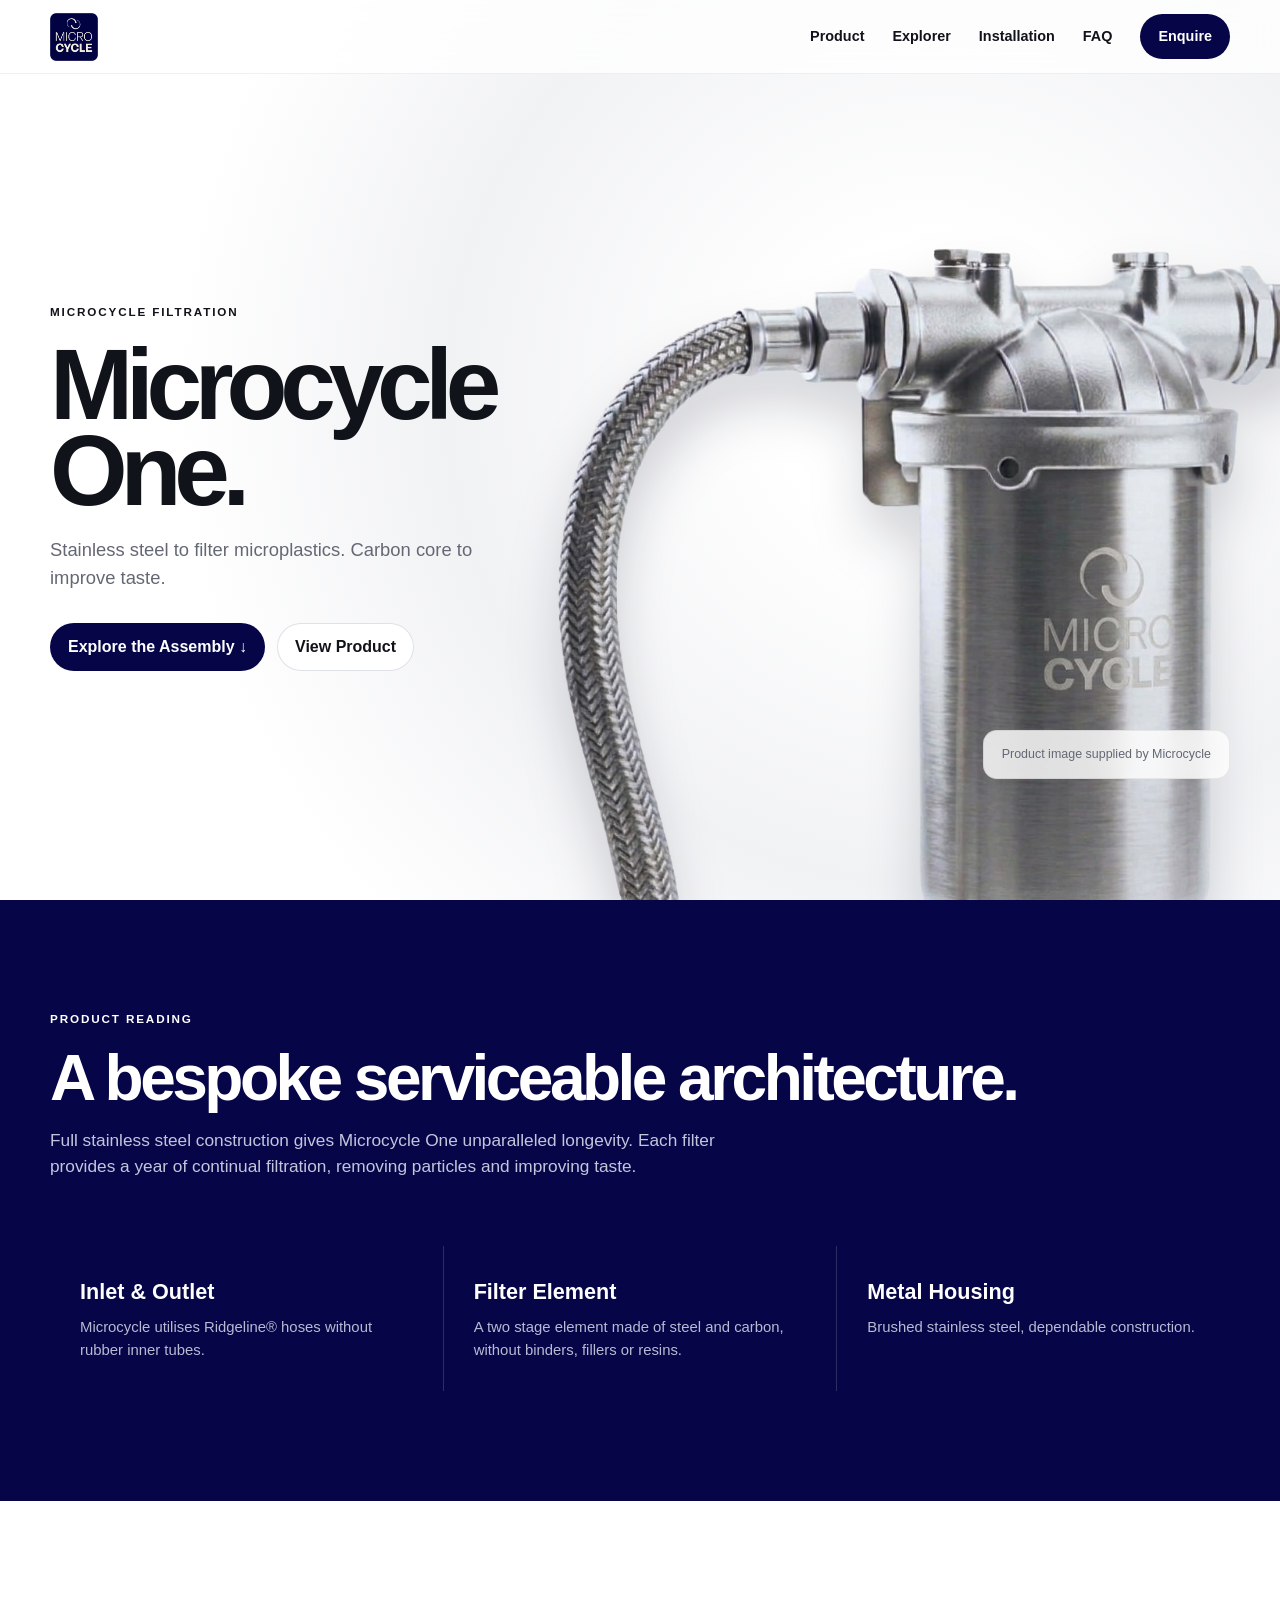
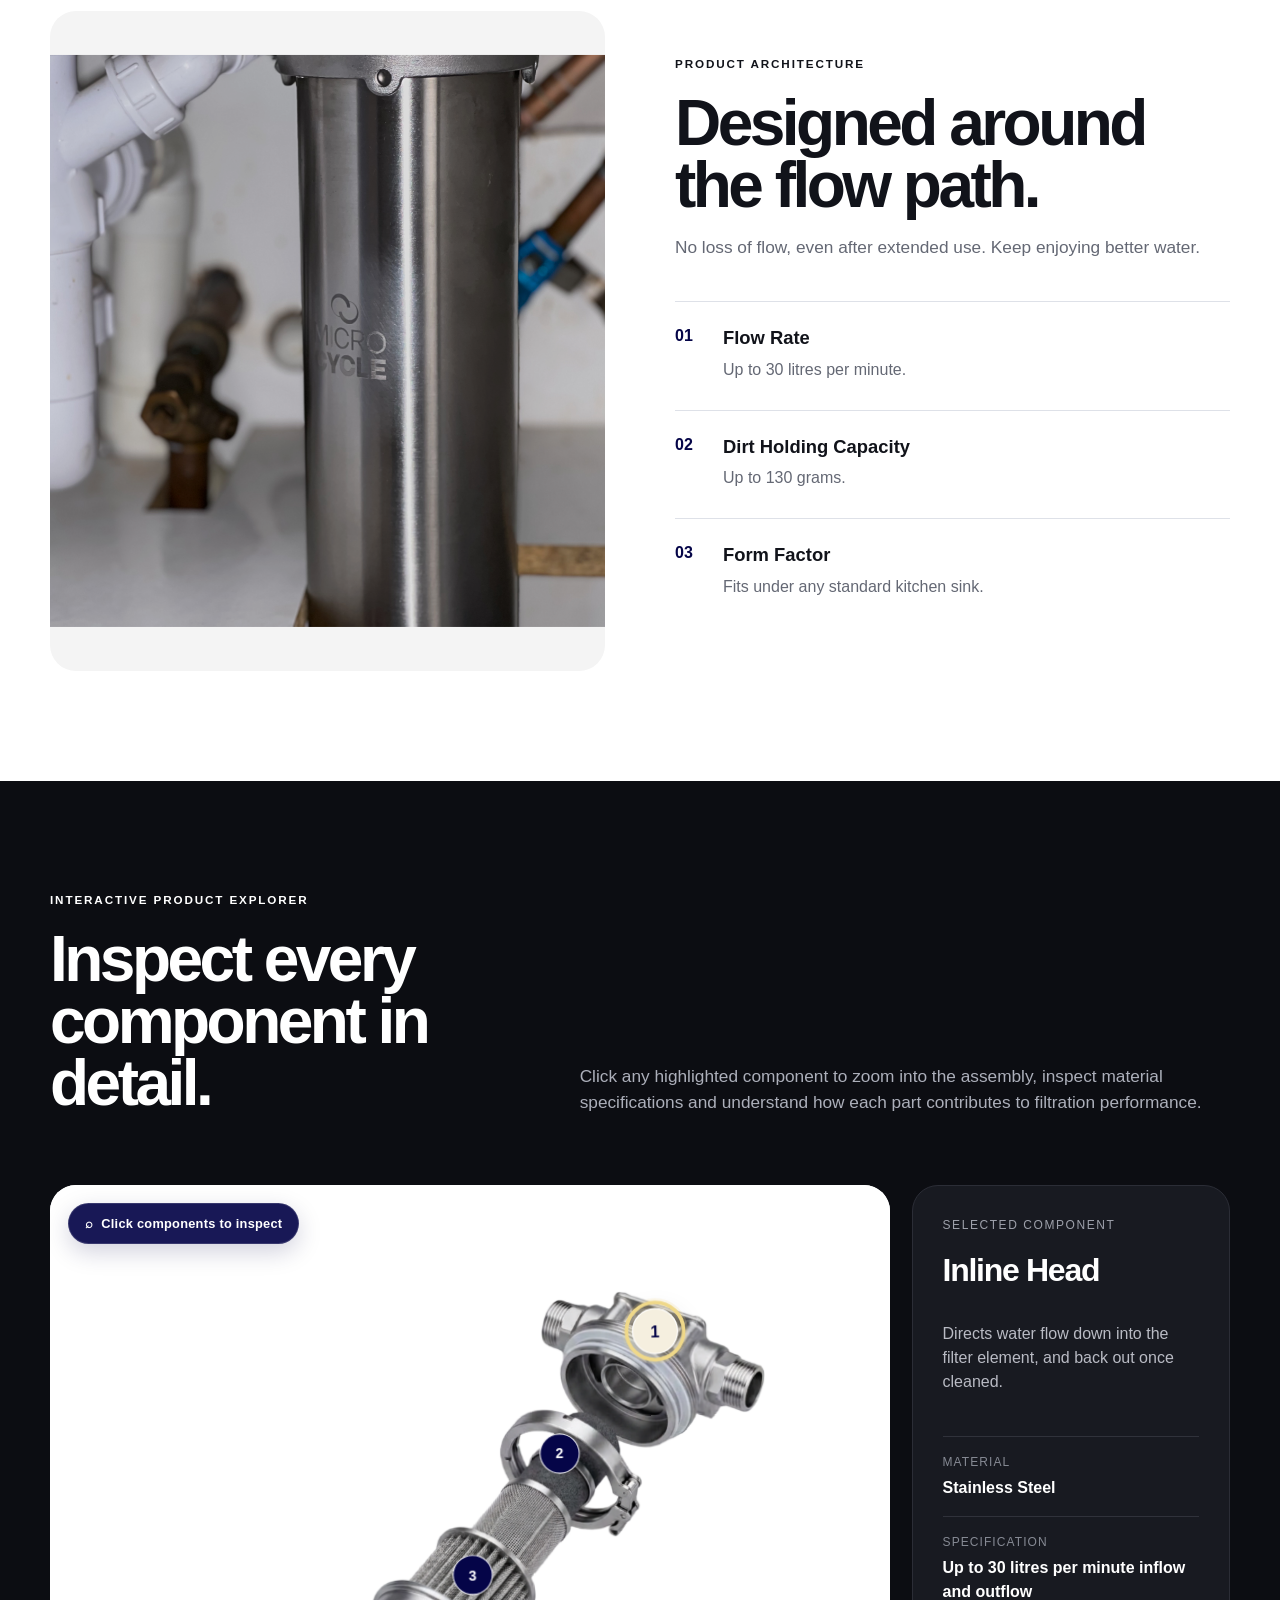
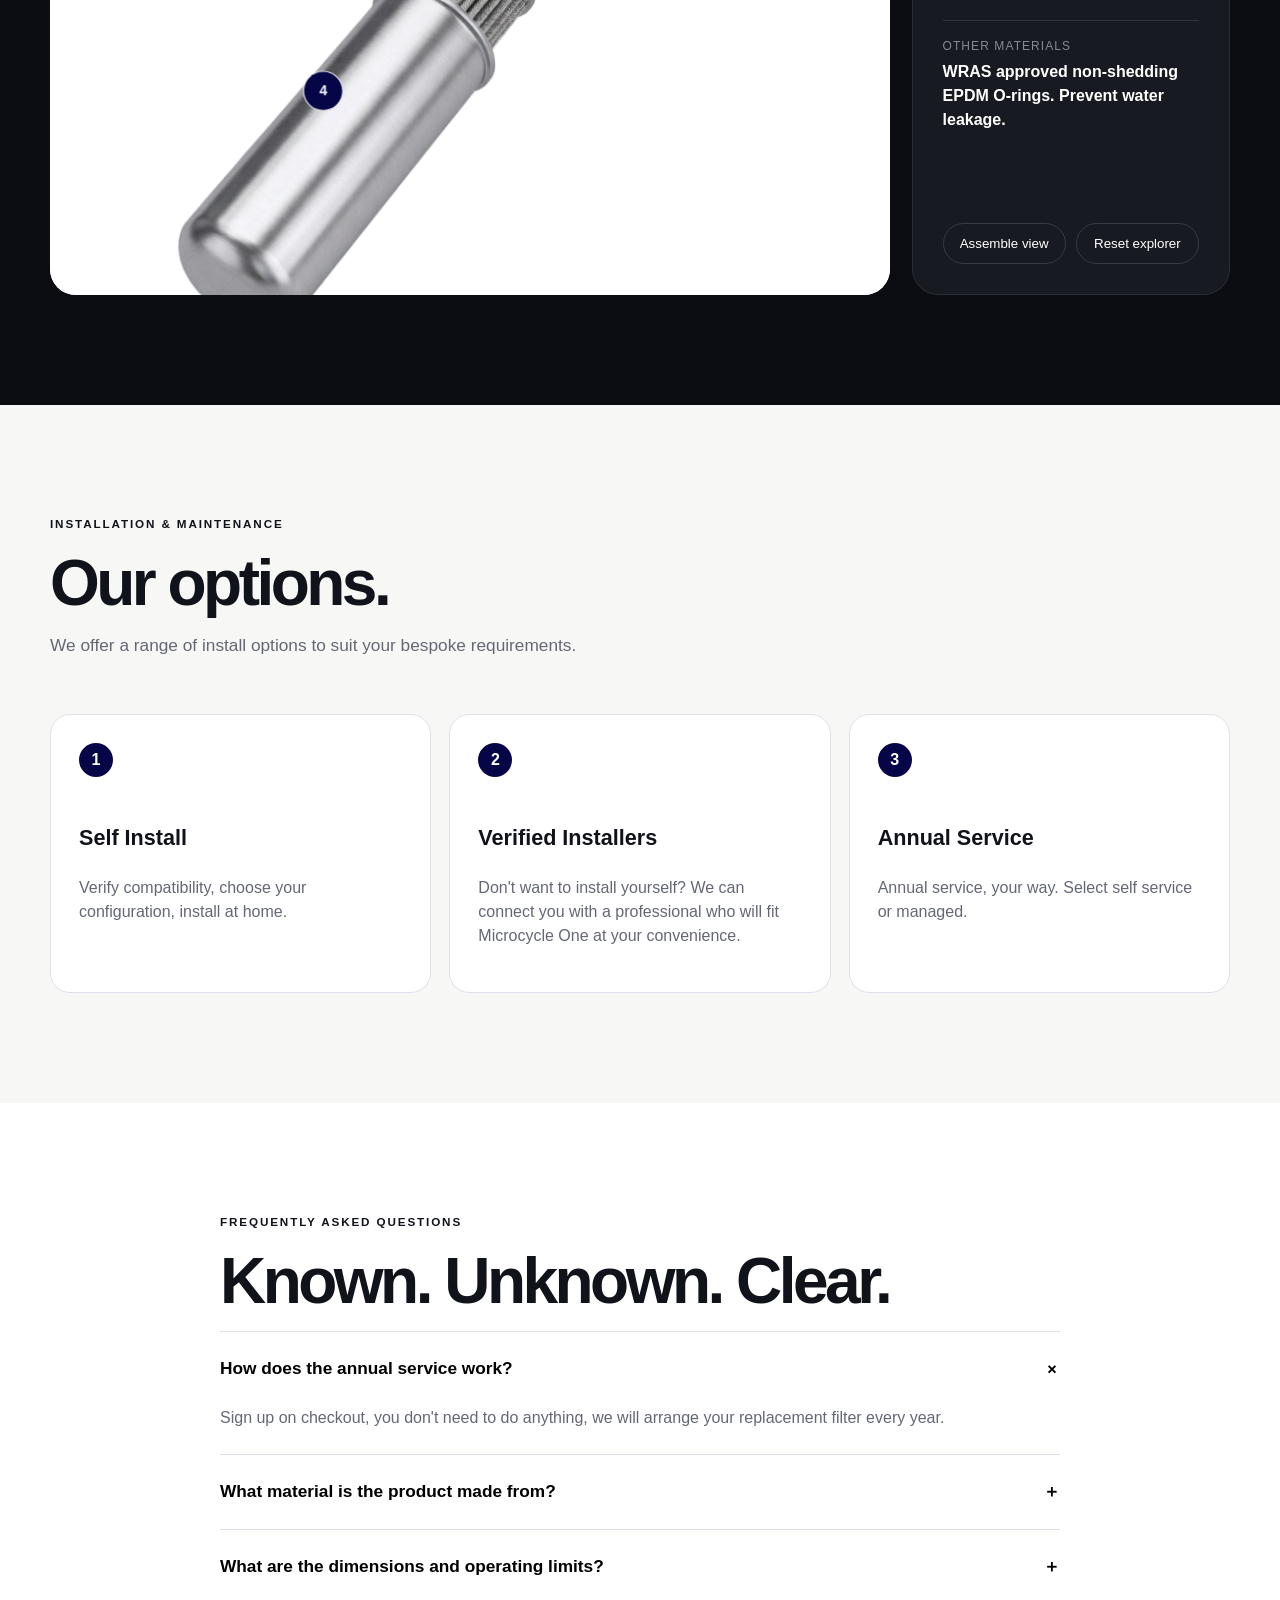
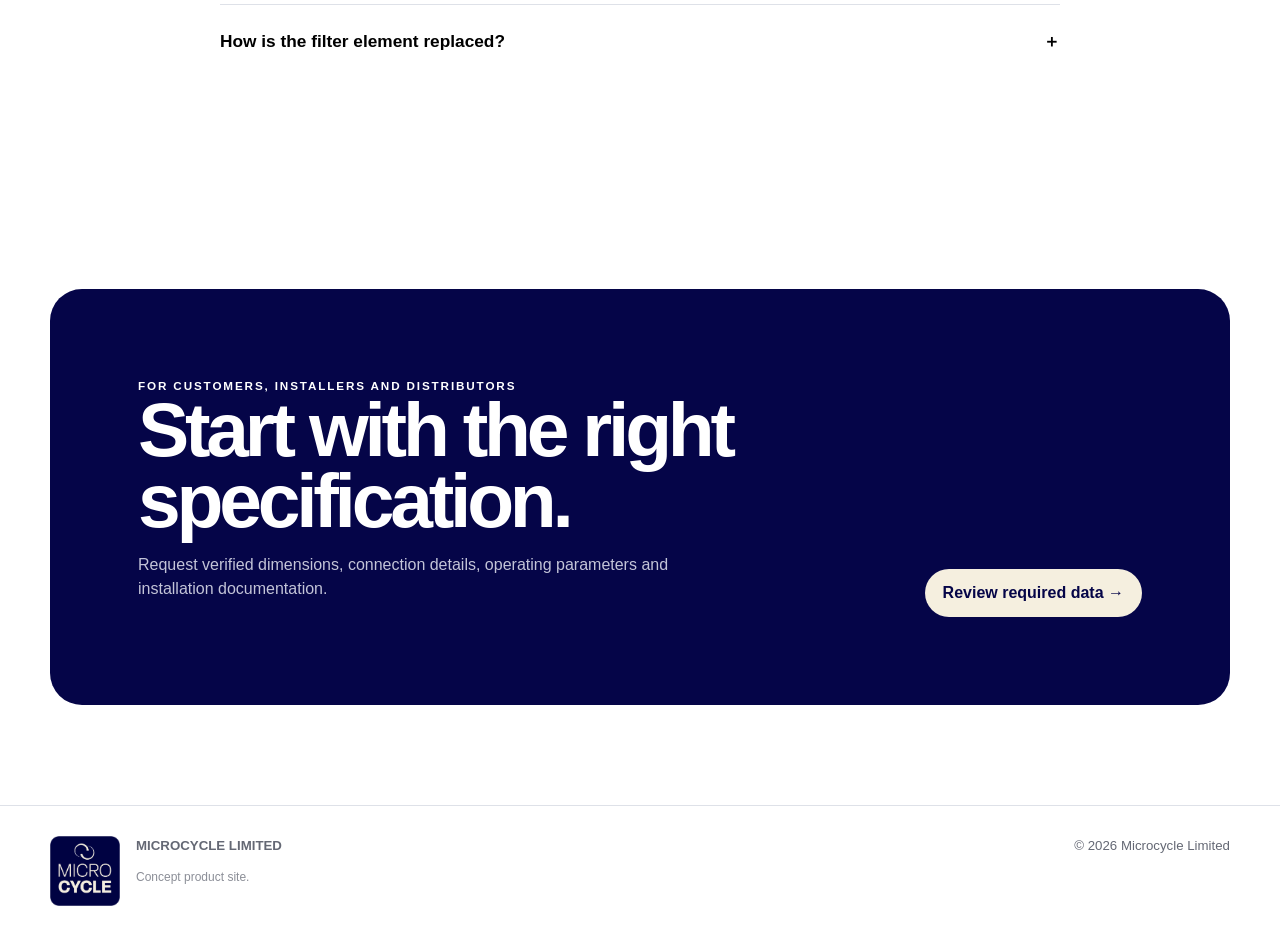
<file: index.html>
<!doctype html>
<html lang="en">
<head>
<meta charset="utf-8">
<meta name="viewport" content="width=device-width,initial-scale=1,viewport-fit=cover">
<meta name="description" content="Microcycle product overview and interactive technical explorer.">
<title>Microcycle | Precision filtration, clearly engineered</title>

<style>
:root{
    --navy:#050548;
    --navy2:#09095f;
    --cream:#f5efdf;
    --ink:#11131a;
    --muted:#646874;
    --line:#dee1e8;
    --paper:#f7f7f5;
    --white:#fff;
    --focus:#efd889;
    --radius:26px;
    --shadow:0 24px 70px rgba(8,9,39,.14);
}

*{
    box-sizing:border-box;
}

html{
    scroll-behavior:smooth;
}

body{
    margin:0;
    color:var(--ink);
    background:var(--white);
    font-family:Inter,ui-sans-serif,-apple-system,BlinkMacSystemFont,"Segoe UI",sans-serif;
    line-height:1.5;
}

body.menu-open{
    overflow:hidden;
}

a{
    color:inherit;
}

img{
    max-width:200%;
    display:block;
}

.wrap{
    width:min(1180px,calc(100% - 40px));
    margin:auto;
}

.eyebrow{
    font-size:.73rem;
    letter-spacing:.16em;
    text-transform:uppercase;
    font-weight:750;
}

.section{
    padding:110px 0;
}

.section-title{
    font-size:clamp(2.2rem,5vw,5.2rem);
    line-height:.97;
    letter-spacing:-.055em;
    margin:.3em 0;
}

.section-copy{
    max-width:680px;
    color:var(--muted);
    font-size:1.08rem;
}

.skip{
    position:fixed;
    left:12px;
    top:-60px;
    z-index:10001;
    background:#fff;
    padding:12px 16px;
    border-radius:10px;
}

.skip:focus{
    top:12px;
}

/* Header */

header{
    height:74px;
    position:fixed;
    inset:0 0 auto;
    z-index:100;
    background:rgba(255,255,255,.78);
    backdrop-filter:blur(16px);
    -webkit-backdrop-filter:blur(16px);
    border-bottom:1px solid rgba(0,0,0,.06);
}

nav{
    height:100%;
    display:flex;
    align-items:center;
    justify-content:space-between;
}

.mark{
    display:flex;
    align-items:center;
    text-decoration:none;
    height:100%;
    flex-shrink:0;
}

.header-logo{
    display:block;
    width:auto;
    height:48px;
    max-width:220px;
    object-fit:contain;
    object-position:left center;
    border-radius:0;
}

/* Desktop navigation */

.navlinks{
    display:flex;
    align-items:center;
    gap:28px;
}

.navlinks a{
    text-decoration:none;
    font-size:.9rem;
    font-weight:650;
}

.nav-cta,
.btn{
    border:0;
    cursor:pointer;
    border-radius:999px;
    padding:12px 18px;
    background:var(--navy);
    color:white;
    text-decoration:none;
    font-weight:750;
    display:inline-flex;
    align-items:center;
    justify-content:center;
    gap:8px;
}

.menu{
    display:none;
    background:none;
    border:0;
    font-size:1.5rem;
}

/* Hero */

.hero{
    min-height:100svh;
    padding-top:74px;
    display:grid;
    align-items:center;
    overflow:hidden;
    background:
        radial-gradient(
            circle at 73% 44%,
            #fff 0 14%,
            #f1f2f4 46%,
            #fff 72%
        );
}

.hero-grid{
    display:grid;
    grid-template-columns:.82fr 1.18fr;
    align-items:center;
    min-height:calc(100svh - 74px);
}

.hero h1{
    font-size:clamp(3.7rem,7.8vw,8rem);
    line-height:.86;
    letter-spacing:-.072em;
    margin:22px 0;
}

.hero p{
    max-width:520px;
    color:var(--muted);
    font-size:1.15rem;
}

.hero-actions{
    display:flex;
    gap:12px;
    margin-top:32px;
    flex-wrap:wrap;
}

.btn.secondary{
    background:white;
    color:var(--ink);
    box-shadow:inset 0 0 0 1px var(--line);
}

.hero-visual{
    position:relative;
    height:min(79vh,820px);
    display:grid;
    place-items:center;
}

.hero-visual img{
    width:min(800px,115%);
    mix-blend-mode:multiply;
    filter:drop-shadow(0 32px 25px rgba(8,9,35,.17));
    transform:translate(3%,3%);
    transition:transform .2s ease-out;
}

.hero-note{
    position:absolute;
    right:0;
    bottom:9%;
    background:rgba(255,255,255,.82);
    backdrop-filter:blur(15px);
    -webkit-backdrop-filter:blur(15px);
    padding:14px 18px;
    border:1px solid rgba(0,0,0,.07);
    border-radius:14px;
    font-size:.78rem;
    color:var(--muted);
}

/* Introduction */

.intro{
    background:var(--navy);
    color:white;
}

.intro .section-copy{
    color:#c4c5dc;
}

.facts{
    display:grid;
    grid-template-columns:repeat(3,1fr);
    gap:1px;
    margin-top:66px;
    background:rgba(255,255,255,.16);
}

.fact{
    background:var(--navy);
    padding:30px;
}

.fact strong{
    display:block;
    font-size:1.35rem;
}

.fact span{
    display:block;
    color:#b9bad2;
    margin-top:8px;
    font-size:.93rem;
}

/* Product */

.product-grid{
    display:grid;
    grid-template-columns:1fr 1fr;
    gap:70px;
    align-items:center;
}

.product-shot{
    background:#f4f4f4;
    border-radius:var(--radius);
    overflow:hidden;
    min-height:660px;
    display:grid;
    place-items:center;
}

.product-shot img{
    width:106%;
    mix-blend-mode:multiply;
    transition:transform .5s;
}

.product-shot:hover img{
    transform:scale(1.025);
}

.feature-list{
    margin-top:40px;
}

.feature{
    padding:22px 0;
    border-top:1px solid var(--line);
    display:grid;
    grid-template-columns:34px 1fr;
    gap:14px;
}

.feature b{
    font-size:1.15rem;
}

.feature p{
    margin:6px 0;
    color:var(--muted);
}

.feature-num{
    color:var(--navy);
    font-weight:800;
}

/* Interactive explorer */

.explorer{
    background:#0c0d12;
    color:white;
}

.explorer-head{
    display:flex;
    justify-content:space-between;
    gap:30px;
    align-items:end;
}

.explorer-head .section-copy{
    color:#acafba;
}

.explorer-grid{
    display:grid;
    grid-template-columns:minmax(0,1.45fr) minmax(300px,.55fr);
    gap:22px;
    margin-top:52px;
}

.stage{
    position:relative;
    min-height:710px;
    border-radius:var(--radius);
    overflow:hidden;
    background:white;
    display:grid;
    place-items:center;
    isolation:isolate;
}

.stage-scene{
    position:absolute;
    inset:0;
    display:grid;
    place-items:center;
    transform-origin:center center;
    transition:transform .7s cubic-bezier(.2,.8,.2,1);
    will-change:transform;
}

.stage-scene img{
    width:100%;
    height:100%;
    object-fit:contain;
    mix-blend-mode:multiply;
    pointer-events:none;
}

.stage.exploded .stage-scene{
    transform:scale(1.06) rotate(-1deg);
}

.explorer-badge{
    position:absolute;
    top:18px;
    left:18px;
    z-index:20;
    display:flex;
    align-items:center;
    gap:8px;
    background:rgba(5,5,72,.92);
    color:#fff;
    padding:10px 16px;
    border:1px solid rgba(255,255,255,.14);
    border-radius:999px;
    box-shadow:0 8px 24px rgba(5,5,72,.18);
    font-size:.8rem;
    font-weight:750;
    letter-spacing:.02em;
    pointer-events:none;
    backdrop-filter:blur(10px);
    -webkit-backdrop-filter:blur(10px);
}

@keyframes hotspotPulse{
    0%{
        box-shadow:
            0 0 0 7px rgba(5,5,72,.16),
            0 6px 18px rgba(5,5,72,.16);
    }

    70%{
        box-shadow:
            0 0 0 18px rgba(5,5,72,0),
            0 6px 18px rgba(5,5,72,.16);
    }

    100%{
        box-shadow:
            0 0 0 7px rgba(5,5,72,0),
            0 6px 18px rgba(5,5,72,.16);
    }
}

.hotspot{
    position:absolute;
    z-index:15;
    width:38px;
    height:38px;
    border-radius:50%;
    border:1px solid rgba(255,255,255,.9);
    background:var(--navy);
    color:#fff;
    font-weight:800;
    cursor:pointer;
    animation:hotspotPulse 2.5s infinite;
    transition:
        transform .2s,
        background .2s,
        color .2s,
        outline-color .2s;
}

.hotspot:nth-of-type(2){
    animation-delay:.25s;
}

.hotspot:nth-of-type(3){
    animation-delay:.5s;
}

.hotspot:nth-of-type(4){
    animation-delay:.75s;
}

.hotspot:nth-of-type(5){
    animation-delay:1s;
}

.hotspot:hover,
.hotspot:focus-visible,
.hotspot.active{
    transform:scale(1.15);
    background:var(--cream);
    color:var(--navy);
    outline:3px solid var(--focus);
    outline-offset:3px;
}

.hotspot.active{
    animation:none;
    box-shadow:
        0 0 0 8px rgba(239,216,137,.2),
        0 8px 24px rgba(5,5,72,.22);
}

.h1{
    left:69%;
    top:20%;
}

.h2{
    left:58%;
    top:36%;
}

.h3{
    left:48%;
    top:52%;
}

.h4{
    left:31%;
    top:67%;
}

.info{
    background:#181a21;
    border:1px solid #2b2d36;
    border-radius:var(--radius);
    padding:30px;
    display:flex;
    flex-direction:column;
}

.info-label{
    color:#9da0aa;
    font-size:.75rem;
    letter-spacing:.13em;
    text-transform:uppercase;
}

.info h3{
    font-size:2rem;
    letter-spacing:-.04em;
    margin:12px 0;
}

.info p{
    color:#b9bbc4;
}

.data{
    margin-top:26px;
}

.data-row{
    padding:16px 0;
    border-top:1px solid #30323b;
}

.data-row span{
    display:block;
    color:#868a94;
    font-size:.75rem;
    text-transform:uppercase;
    letter-spacing:.09em;
}

.data-row b{
    display:block;
    margin-top:5px;
}

.explore-controls{
    display:flex;
    gap:10px;
    margin-top:auto;
    padding-top:25px;
}

.control{
    flex:1;
    padding:12px;
    border:1px solid #383b46;
    background:transparent;
    color:white;
    border-radius:99px;
    cursor:pointer;
}

.control:hover,
.control:focus-visible{
    background:white;
    color:#111;
}

/* Installation */

.install{
    background:var(--paper);
}

.steps{
    display:grid;
    grid-template-columns:repeat(3,1fr);
    gap:18px;
    margin-top:55px;
}

.step{
    background:white;
    border:1px solid var(--line);
    border-radius:20px;
    padding:28px;
    min-height:245px;
}

.step-no{
    width:34px;
    height:34px;
    border-radius:50%;
    display:grid;
    place-items:center;
    background:var(--navy);
    color:white;
    font-weight:800;
}

.step h3{
    font-size:1.35rem;
    margin-top:45px;
}

.step p{
    color:var(--muted);
}

/* FAQs */

.faqs{
    max-width:840px;
}

.faq{
    border-top:1px solid var(--line);
}

.faq button{
    width:100%;
    border:0;
    background:none;
    padding:24px 0;
    display:flex;
    justify-content:space-between;
    text-align:left;
    font:inherit;
    font-weight:750;
    font-size:1.08rem;
    cursor:pointer;
}

.answer{
    display:grid;
    grid-template-rows:0fr;
    transition:.3s;
}

.answer > div{
    overflow:hidden;
    color:var(--muted);
}

.faq.open .answer{
    grid-template-rows:1fr;
}

.faq.open .answer > div{
    padding-bottom:24px;
}

.plus{
    transition:.2s;
}

.faq.open .plus{
    transform:rotate(45deg);
}

/* CTA */

.cta{
    padding:100px 0;
}

.cta-box{
    background:var(--navy);
    border-radius:32px;
    padding:clamp(38px,7vw,88px);
    color:white;
    display:grid;
    grid-template-columns:1fr auto;
    gap:40px;
    align-items:end;
}

.cta h2{
    font-size:clamp(2.6rem,6vw,5.5rem);
    line-height:.93;
    letter-spacing:-.055em;
    margin:0;
}

.cta p{
    color:#c3c4d8;
    max-width:600px;
}

.cta .btn{
    background:var(--cream);
    color:var(--navy);
}

/* Footer */

footer{
    border-top:1px solid var(--line);
    padding:30px 0;
}

.footer-row{
    display:flex;
    justify-content:space-between;
    gap:20px;
    color:var(--muted);
    font-size:.83rem;
}

.disclosure{
    font-size:.75rem;
    color:#8b8e97;
    max-width:720px;
}

/* Reveal animations */

.reveal{
    opacity:0;
    transform:translateY(25px);
    transition:.7s;
}

.reveal.in{
    opacity:1;
    transform:none;
}

/* Tablet and mobile */

@media(max-width:900px){
    .hero-grid,
    .product-grid,
    .explorer-grid{
        grid-template-columns:1fr;
    }

    .hero-copy{
        padding-top:70px;
    }

    .hero-visual{
        height:55vh;
    }

    .hero-visual img{
        width:92%;
        transform:none;
    }

    .hero-note{
        right:12px;
    }

    .facts,
    .steps{
        grid-template-columns:1fr;
    }

    .fact{
        padding-left:0;
    }

    .explorer-head{
        display:block;
    }

    .stage{
        min-height:570px;
    }

    .cta-box{
        grid-template-columns:1fr;
    }

    /*
     * A solid header is used on mobile.
     * Removing backdrop-filter prevents the fixed menu
     * from becoming trapped inside the header.
     */
    header{
        background:#ffffff;
        backdrop-filter:none;
        -webkit-backdrop-filter:none;
    }

    /*
     * Full-screen mobile menu below the header.
     */
    .navlinks{
        position:fixed;
        top:74px;
        left:0;
        right:0;
        bottom:auto;

        width:100%;
        height:calc(100vh - 74px);
        height:calc(100dvh - 74px);

        z-index:9999;
        display:none;
        flex-direction:column;
        align-items:stretch;
        justify-content:flex-start;
        gap:0;

        margin:0;
        padding:24px;

        background:#ffffff;
        color:var(--ink);
        border-top:1px solid var(--line);
        box-shadow:0 24px 50px rgba(8,9,39,.16);

        opacity:1;
        visibility:visible;
        overflow-y:auto;
        overscroll-behavior:contain;
    }

    body.menu-open .navlinks{
        display:flex;
    }

    .navlinks a{
        display:block;
        width:100%;
        padding:18px 4px;

        color:var(--ink);
        background:#ffffff;

        font-size:1.15rem;
        line-height:1.3;
        text-decoration:none;

        border-bottom:1px solid var(--line);
    }

    .navlinks .nav-cta{
        display:flex;
        width:100%;
        margin-top:20px;
        padding:15px 18px;

        background:var(--navy);
        color:#ffffff;
        text-align:center;
        border-bottom:0;
    }

    .menu{
        position:relative;
        z-index:10000;

        display:grid;
        place-items:center;

        width:44px;
        height:44px;
        padding:0;

        border:0;
        border-radius:50%;

        background:#ffffff;
        color:var(--navy);

        font-size:1.5rem;
        line-height:1;
        cursor:pointer;
    }

    .menu:hover,
    .menu:focus-visible{
        background:var(--cream);
        outline:3px solid var(--focus);
        outline-offset:2px;
    }
}

/* Smaller mobile screens */

@media(max-width:600px){
    .header-logo{
        height:42px;
        max-width:170px;
    }

    .wrap{
        width:min(100% - 24px,1180px);
    }

    .section{
        padding:78px 0;
    }

    .hero h1{
        font-size:3.9rem;
    }

    .hero-visual{
        height:48vh;
    }

    .product-shot{
        min-height:470px;
    }

    .stage{
        min-height:430px;
    }

    .explorer-badge{
        top:12px;
        left:12px;
        padding:8px 12px;
        font-size:.7rem;
    }

    .hotspot{
        width:34px;
        height:34px;
    }

    .h1{
        left:72%;
        top:20%;
    }

    .h2{
        left:59%;
        top:36%;
    }

    .h3{
        left:47%;
        top:50%;
    }

    .h4{
        left:28%;
        top:66%;
    }

    .explore-controls{
        flex-direction:column;
    }

    .footer-row{
        display:block;
    }

    .cta{
        padding:60px 0;
    }
}

/* Reduced motion */

@media(prefers-reduced-motion:reduce){
    *{
        scroll-behavior:auto !important;
        transition:none !important;
        animation:none !important;
    }

    .reveal{
        opacity:1;
        transform:none;
    }
}
</style>
</head>

<body>

<a class="skip" href="#main">Skip to content</a>

<header>
    <nav class="wrap" aria-label="Primary navigation">
        <a class="mark" href="#top" aria-label="Microcycle home">
            <img
                class="header-logo"
                src="full_size_logo.png"
                alt="Microcycle"
            >
        </a>

        <button
            class="menu"
            type="button"
            aria-label="Open menu"
            aria-expanded="false"
            aria-controls="primary-navigation"
        >
            ☰
        </button>

        <div class="navlinks" id="primary-navigation">
            <a href="#product">Product</a>
            <a href="#explorer">Explorer</a>
            <a href="#installation">Installation</a>
            <a href="#faq">FAQ</a>
            <a class="nav-cta" href="#contact">Enquire</a>
        </div>
    </nav>
</header>

<main id="main">

    <section class="hero" id="top">
        <div class="wrap hero-grid">
            <div class="hero-copy reveal">
                <div class="eyebrow">Microcycle filtration</div>

                <h1>Microcycle One.<br></h1>

                <p>
                    Stainless steel to filter microplastics.
                    Carbon core to improve taste.
                </p>

                <div class="hero-actions">
                    <a class="btn" href="#explorer">
                        Explore the Assembly ↓
                    </a>

                    <a class="btn secondary" href="#product">
                        View Product
                    </a>
                </div>
            </div>

            <div class="hero-visual">
                <img
                    src="brand view zoom.png"
                    alt="Front view of the assembled Microcycle cylindrical metal filter housing with two inline threaded connections."
                    decoding="async"
                >

                <div class="hero-note">
                    Product image supplied by Microcycle
                </div>
            </div>
        </div>
    </section>

    <section class="section intro">
        <div class="wrap reveal">
            <div class="eyebrow">Product reading</div>

            <h2 class="section-title">
                A bespoke serviceable architecture.
            </h2>

            <p class="section-copy">
                Full stainless steel construction gives Microcycle One
                unparalleled longevity. Each filter provides a year of
                continual filtration, removing particles and improving taste.
            </p>

            <div class="facts">
                <div class="fact">
                    <strong>Inlet &amp; Outlet</strong>
                    <span>
                        Microcycle utilises Ridgeline® hoses without rubber
                        inner tubes.
                    </span>
                </div>

                <div class="fact">
                    <strong>Filter Element</strong>
                    <span>
                        A two stage element made of steel and carbon, without
                        binders, fillers or resins.
                    </span>
                </div>

                <div class="fact">
                    <strong>Metal Housing</strong>
                    <span>
                        Brushed stainless steel, dependable construction.
                    </span>
                </div>
            </div>
        </div>
    </section>

    <section class="section" id="product">
        <div class="wrap product-grid">
            <div class="product-shot reveal">
                <img
                    src="brand view.png"
                    alt="Complete Microcycle filter housing in a brushed metallic finish."
                    loading="lazy"
                >
            </div>

            <div class="reveal">
                <div class="eyebrow">Product architecture</div>

                <h2 class="section-title">
                    Designed around the flow path.
                </h2>

                <p class="section-copy">
                    No loss of flow, even after extended use.
                    Keep enjoying better water.
                </p>

                <div class="feature-list">
                    <div class="feature">
                        <span class="feature-num">01</span>

                        <div>
                            <b>Flow Rate</b>
                            <p>Up to 30 litres per minute.</p>
                        </div>
                    </div>

                    <div class="feature">
                        <span class="feature-num">02</span>

                        <div>
                            <b>Dirt Holding Capacity</b>
                            <p>Up to 130 grams.</p>
                        </div>
                    </div>

                    <div class="feature">
                        <span class="feature-num">03</span>

                        <div>
                            <b>Form Factor</b>
                            <p>Fits under any standard kitchen sink.</p>
                        </div>
                    </div>
                </div>
            </div>
        </div>
    </section>

    <section class="section explorer" id="explorer">
        <div class="wrap">
            <div class="explorer-head reveal">
                <div>
                    <div class="eyebrow">
                        Interactive Product Explorer
                    </div>

                    <h2 class="section-title">
                        Inspect every component in detail.
                    </h2>
                </div>

                <p class="section-copy">
                    Click any highlighted component to zoom into the assembly,
                    inspect material specifications and understand how each
                    part contributes to filtration performance.
                </p>
            </div>

            <div class="explorer-grid reveal">
                <div class="stage exploded" id="stage">
                    <div class="explorer-badge" aria-hidden="true">
                        <span>⌕</span>
                        <span>Click components to inspect</span>
                    </div>

                    <div class="stage-scene" id="stageScene">
                        <img
                            src="exploded view.png"
                            alt="Exploded view showing the filter head, circular retaining component, pleated element and cylindrical bowl separated along a diagonal axis."
                            loading="lazy"
                        >

                        <button
                            class="hotspot h1 active"
                            type="button"
                            data-part="head"
                            aria-label="Select and zoom into filter head"
                            aria-pressed="true"
                        >
                            1
                        </button>

                        <button
                            class="hotspot h2"
                            type="button"
                            data-part="ring"
                            aria-label="Select and zoom into carbon core"
                            aria-pressed="false"
                        >
                            2
                        </button>

                        <button
                            class="hotspot h3"
                            type="button"
                            data-part="element"
                            aria-label="Select and zoom into pleated filter element"
                            aria-pressed="false"
                        >
                            3
                        </button>

                        <button
                            class="hotspot h4"
                            type="button"
                            data-part="bowl"
                            aria-label="Select and zoom into outer housing"
                            aria-pressed="false"
                        >
                            4
                        </button>
                    </div>
                </div>

                <aside class="info" aria-live="polite">
                    <span class="info-label">Selected component</span>

                    <h3 id="partTitle">Inline Head</h3>

                    <p id="partDesc">
                        Directs water flow down into the filter element,
                        and back out once cleaned.
                    </p>

                    <div class="data">
                        <div class="data-row">
                            <span>Material</span>
                            <b id="partMaterial">Stainless Steel</b>
                        </div>

                        <div class="data-row">
                            <span>Specification</span>
                            <b id="partPurpose">
                                Up to 30 litres per minute inflow and outflow
                            </b>
                        </div>

                        <div class="data-row">
                            <span>Other materials</span>
                            <b id="partMaintenance">
                                WRAS approved non-shedding EPDM O-rings.
                                Prevent water leakage.
                            </b>
                        </div>
                    </div>

                    <div class="explore-controls">
                        <button
                            class="control"
                            id="toggleView"
                            type="button"
                        >
                            Assemble view
                        </button>

                        <button
                            class="control"
                            id="resetView"
                            type="button"
                        >
                            Reset explorer
                        </button>
                    </div>
                </aside>
            </div>
        </div>
    </section>

    <section class="section install" id="installation">
        <div class="wrap reveal">
            <div class="eyebrow">
                Installation &amp; maintenance
            </div>

            <h2 class="section-title">Our options.</h2>

            <p class="section-copy">
                We offer a range of install options to suit your bespoke
                requirements.
            </p>

            <div class="steps">
                <article class="step">
                    <span class="step-no">1</span>
                    <h3>Self Install</h3>

                    <p>
                        Verify compatibility, choose your configuration,
                        install at home.
                    </p>
                </article>

                <article class="step">
                    <span class="step-no">2</span>
                    <h3>Verified Installers</h3>

                    <p>
                        Don't want to install yourself? We can connect you
                        with a professional who will fit Microcycle One at
                        your convenience.
                    </p>
                </article>

                <article class="step">
                    <span class="step-no">3</span>
                    <h3>Annual Service</h3>

                    <p>
                        Annual service, your way. Select self service
                        or managed.
                    </p>
                </article>
            </div>
        </div>
    </section>

    <section class="section" id="faq">
        <div class="wrap faqs reveal">
            <div class="eyebrow">
                Frequently asked questions
            </div>

            <h2 class="section-title">
                Known. Unknown. Clear.
            </h2>

            <div class="faq open">
                <button type="button" aria-expanded="true">
                    How does the annual service work?
                    <span class="plus">＋</span>
                </button>

                <div class="answer">
                    <div>
                        Sign up on checkout, you don't need to do anything,
                        we will arrange your replacement filter every year.
                    </div>
                </div>
            </div>

            <div class="faq">
                <button type="button" aria-expanded="false">
                    What material is the product made from?
                    <span class="plus">＋</span>
                </button>

                <div class="answer">
                    <div>
                        Our filter element and housing are made from 316L
                        marine grade stainless steel and the carbon is
                        organic coconut based GAC. Our seals are bespoke
                        and made by WRAS approved manufacturers from
                        non-shedding EPDM.
                    </div>
                </div>
            </div>

            <div class="faq">
                <button type="button" aria-expanded="false">
                    What are the dimensions and operating limits?
                    <span class="plus">＋</span>
                </button>

                <div class="answer">
                    <div>
                        The unit is 330mm tall by 120mm wide.
                        Its maximum operating pressure is 150 psi.
                    </div>
                </div>
            </div>

            <div class="faq">
                <button type="button" aria-expanded="false">
                    How is the filter element replaced?
                    <span class="plus">＋</span>
                </button>

                <div class="answer">
                    <div>
                        The outer housing is used to transport new filters
                        too. Simply screw off your outer housing and swap
                        for the new one. The old one is sent back to us,
                        regenerated and reused.
                    </div>
                </div>
            </div>
        </div>
    </section>

    <section class="cta" id="contact">
        <div class="wrap">
            <div class="cta-box reveal">
                <div>
                    <div class="eyebrow">
                        For customers, installers and distributors
                    </div>

                    <h2>
                        Start with the right specification.
                    </h2>

                    <p>
                        Request verified dimensions, connection details,
                        operating parameters and installation documentation.
                    </p>
                </div>

                <a class="btn" href="#faq">
                    Review required data →
                </a>
            </div>
        </div>
    </section>

</main>

<footer>
    <div class="wrap footer-row">
        <div
            style="
                display:grid;
                grid-template-columns:70px 1fr;
                gap:16px;
                align-items:start;
            "
        >
            <img
                src="full_size_logo.png"
                alt="Microcycle logo"
                style="
                    width:70px;
                    height:70px;
                    object-fit:cover;
                    border-radius:0;
                "
            >

            <div>
                <b>MICROCYCLE LIMITED</b>
                <p class="disclosure">Concept product site.</p>
            </div>
        </div>

        <div>
            © <span id="year"></span> Microcycle Limited
        </div>
    </div>
</footer>

<script>
const parts = {
    head: {
        title: 'Inline Head',
        desc: 'Directs water flow down into the filter element, and back out once cleaned.',
        material: 'Stainless Steel',
        purpose: 'Up to 30 litres per minute inflow and outflow',
        maintenance: 'WRAS approved non-shedding EPDM O-rings. Prevent water leakage.'
    },

    ring: {
        title: 'Carbon Core',
        desc: 'Circular carbon core to improve taste by removing chlorine and dissolved organic matter.',
        material: 'Granular Activated Carbon (GAC)',
        purpose: 'Coconut shell sourced, WRAS approved GAC',
        maintenance: 'Stainless steel mesh containment'
    },

    element: {
        title: 'Pleated Filter Element',
        desc: 'Cylindrical pleated outer particulate filter.',
        material: 'Stainless Steel',
        purpose: 'Removes 99.9% of microplastics',
        maintenance: 'WRAS approved non-shedding EPDM gaskets. Prevent water bypass'
    },

    bowl: {
        title: 'Outer Housing',
        desc: 'The base of the filter unit, contains the water and filtration media.',
        material: 'Stainless Steel',
        purpose: 'Pressure rated to 150 psi',
        maintenance: 'None'
    }
};

const title = document.querySelector('#partTitle');
const desc = document.querySelector('#partDesc');
const mat = document.querySelector('#partMaterial');
const purpose = document.querySelector('#partPurpose');
const maint = document.querySelector('#partMaintenance');

const stage = document.querySelector('#stage');
const stageScene = document.querySelector('#stageScene');
const toggle = document.querySelector('#toggleView');
const resetButton = document.querySelector('#resetView');
const hotspots = document.querySelectorAll('.hotspot');

let selectedPart = 'head';
let isComponentZoomed = false;

function showOverview(){
    isComponentZoomed = false;

    stageScene.style.transform = stage.classList.contains('exploded')
        ? 'scale(1.06) rotate(-1deg)'
        : 'scale(1) rotate(0deg)';
}

function zoomTo(part){
    const button = document.querySelector(
        `.hotspot[data-part="${part}"]`
    );

    if(!button){
        return;
    }

    /*
     * Return to the overview before measuring.
     * This prevents repeated clicks from compounding the offset.
     */
    stageScene.style.transform = stage.classList.contains('exploded')
        ? 'scale(1.06) rotate(-1deg)'
        : 'scale(1) rotate(0deg)';

    requestAnimationFrame(() => {
        const stageRect = stage.getBoundingClientRect();
        const buttonRect = button.getBoundingClientRect();

        const buttonCentreX =
            buttonRect.left + buttonRect.width / 2;

        const buttonCentreY =
            buttonRect.top + buttonRect.height / 2;

        const targetX =
            stageRect.left + stageRect.width / 2;

        const targetY =
            stageRect.top + stageRect.height * 0.46;

        /*
         * Increased component zoom.
         * Mobile uses 1.55x.
         * Larger screens use 1.8x.
         */
        const zoom = window.innerWidth <= 600
            ? 1.55
            : 1.8;

        const moveX =
            (targetX - buttonCentreX) / zoom;

        const moveY =
            (targetY - buttonCentreY) / zoom;

        stageScene.style.transform =
            `translate(${moveX}px, ${moveY}px) scale(${zoom})`;

        isComponentZoomed = true;
    });
}

function choose(key, shouldZoom = true){
    const part = parts[key];

    if(!part){
        return;
    }

    selectedPart = key;

    title.textContent = part.title;
    desc.textContent = part.desc;
    mat.textContent = part.material;
    purpose.textContent = part.purpose;
    maint.textContent = part.maintenance;

    hotspots.forEach(button => {
        const active = button.dataset.part === key;

        button.classList.toggle('active', active);
        button.setAttribute('aria-pressed', String(active));
    });

    if(shouldZoom){
        stage.classList.add('exploded');
        toggle.textContent = 'Assemble view';
        zoomTo(key);
    }
}

hotspots.forEach(button => {
    button.addEventListener('click', () => {
        choose(button.dataset.part, true);
    });
});

toggle.addEventListener('click', () => {
    stage.classList.toggle('exploded');

    toggle.textContent = stage.classList.contains('exploded')
        ? 'Assemble view'
        : 'Explode view';

    showOverview();
});

resetButton.addEventListener('click', () => {
    stage.classList.add('exploded');
    toggle.textContent = 'Assemble view';

    choose('head', false);
    showOverview();
});

/*
 * Preserve the selected zoom when the browser
 * or device orientation changes.
 */
window.addEventListener('resize', () => {
    if(isComponentZoomed){
        zoomTo(selectedPart);
    }
});

/* FAQ controls */

document.querySelectorAll('.faq button').forEach(button => {
    button.addEventListener('click', () => {
        const faq = button.parentElement;
        const open = faq.classList.toggle('open');

        button.setAttribute('aria-expanded', String(open));
    });
});

/* Mobile navigation */

const menu = document.querySelector('.menu');
const navLinks = document.querySelector('.navlinks');

function closeMenu(){
    document.body.classList.remove('menu-open');

    menu.setAttribute('aria-expanded', 'false');
    menu.setAttribute('aria-label', 'Open menu');
    menu.textContent = '☰';
}

menu.addEventListener('click', () => {
    const isOpen =
        document.body.classList.toggle('menu-open');

    menu.setAttribute('aria-expanded', String(isOpen));

    menu.setAttribute(
        'aria-label',
        isOpen ? 'Close menu' : 'Open menu'
    );

    menu.textContent = isOpen ? '×' : '☰';
});

navLinks.querySelectorAll('a').forEach(link => {
    link.addEventListener('click', closeMenu);
});

/*
 * Allow the mobile menu to be closed
 * using the Escape key.
 */
document.addEventListener('keydown', event => {
    if(
        event.key === 'Escape' &&
        document.body.classList.contains('menu-open')
    ){
        closeMenu();
        menu.focus();
    }
});

/*
 * Close the menu when moving from mobile
 * to desktop width.
 */
window.addEventListener('resize', () => {
    if(window.innerWidth > 900){
        closeMenu();
    }
});

/* Reveal animations */

const io = new IntersectionObserver(
    entries => {
        entries.forEach(entry => {
            if(entry.isIntersecting){
                entry.target.classList.add('in');
            }
        });
    },
    {
        threshold:.12
    }
);

document.querySelectorAll('.reveal').forEach(element => {
    io.observe(element);
});

/* Desktop hero image movement */

const heroImg = document.querySelector('.hero-visual img');

if(
    !matchMedia('(prefers-reduced-motion: reduce)').matches
){
    window.addEventListener('mousemove', event => {
        if(window.innerWidth > 900){
            const x =
                (event.clientX / window.innerWidth - 0.5) * 10;

            const y =
                (event.clientY / window.innerHeight - 0.5) * 8;

            heroImg.style.transform =
                `translate(${3 + x / 10}%, ${3 + y / 10}%) ` +
                `rotateY(${x / 3}deg) rotateX(${-y / 3}deg)`;
        }
    });
}

/* Initial explorer state */

choose('head', false);
showOverview();

document.querySelector('#year').textContent =
    new Date().getFullYear();
</script>

</body>
</html>
</file>
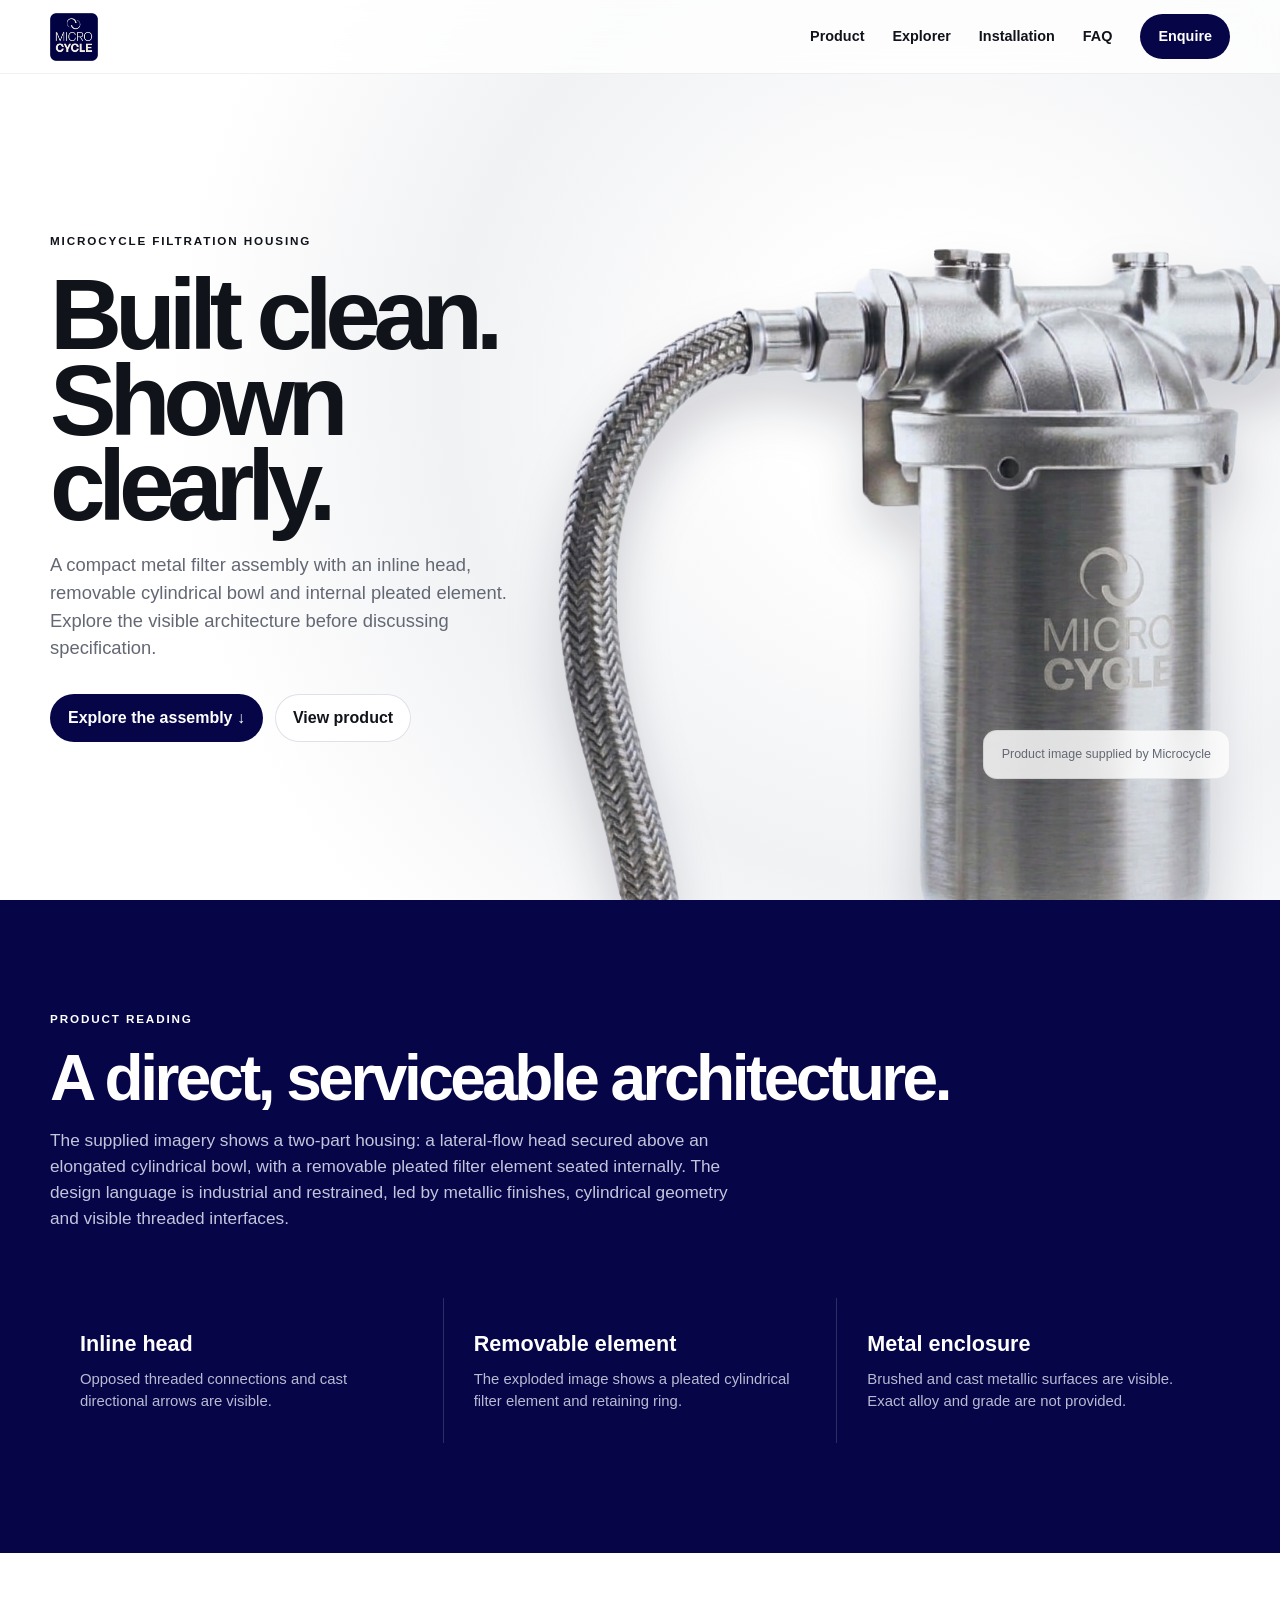
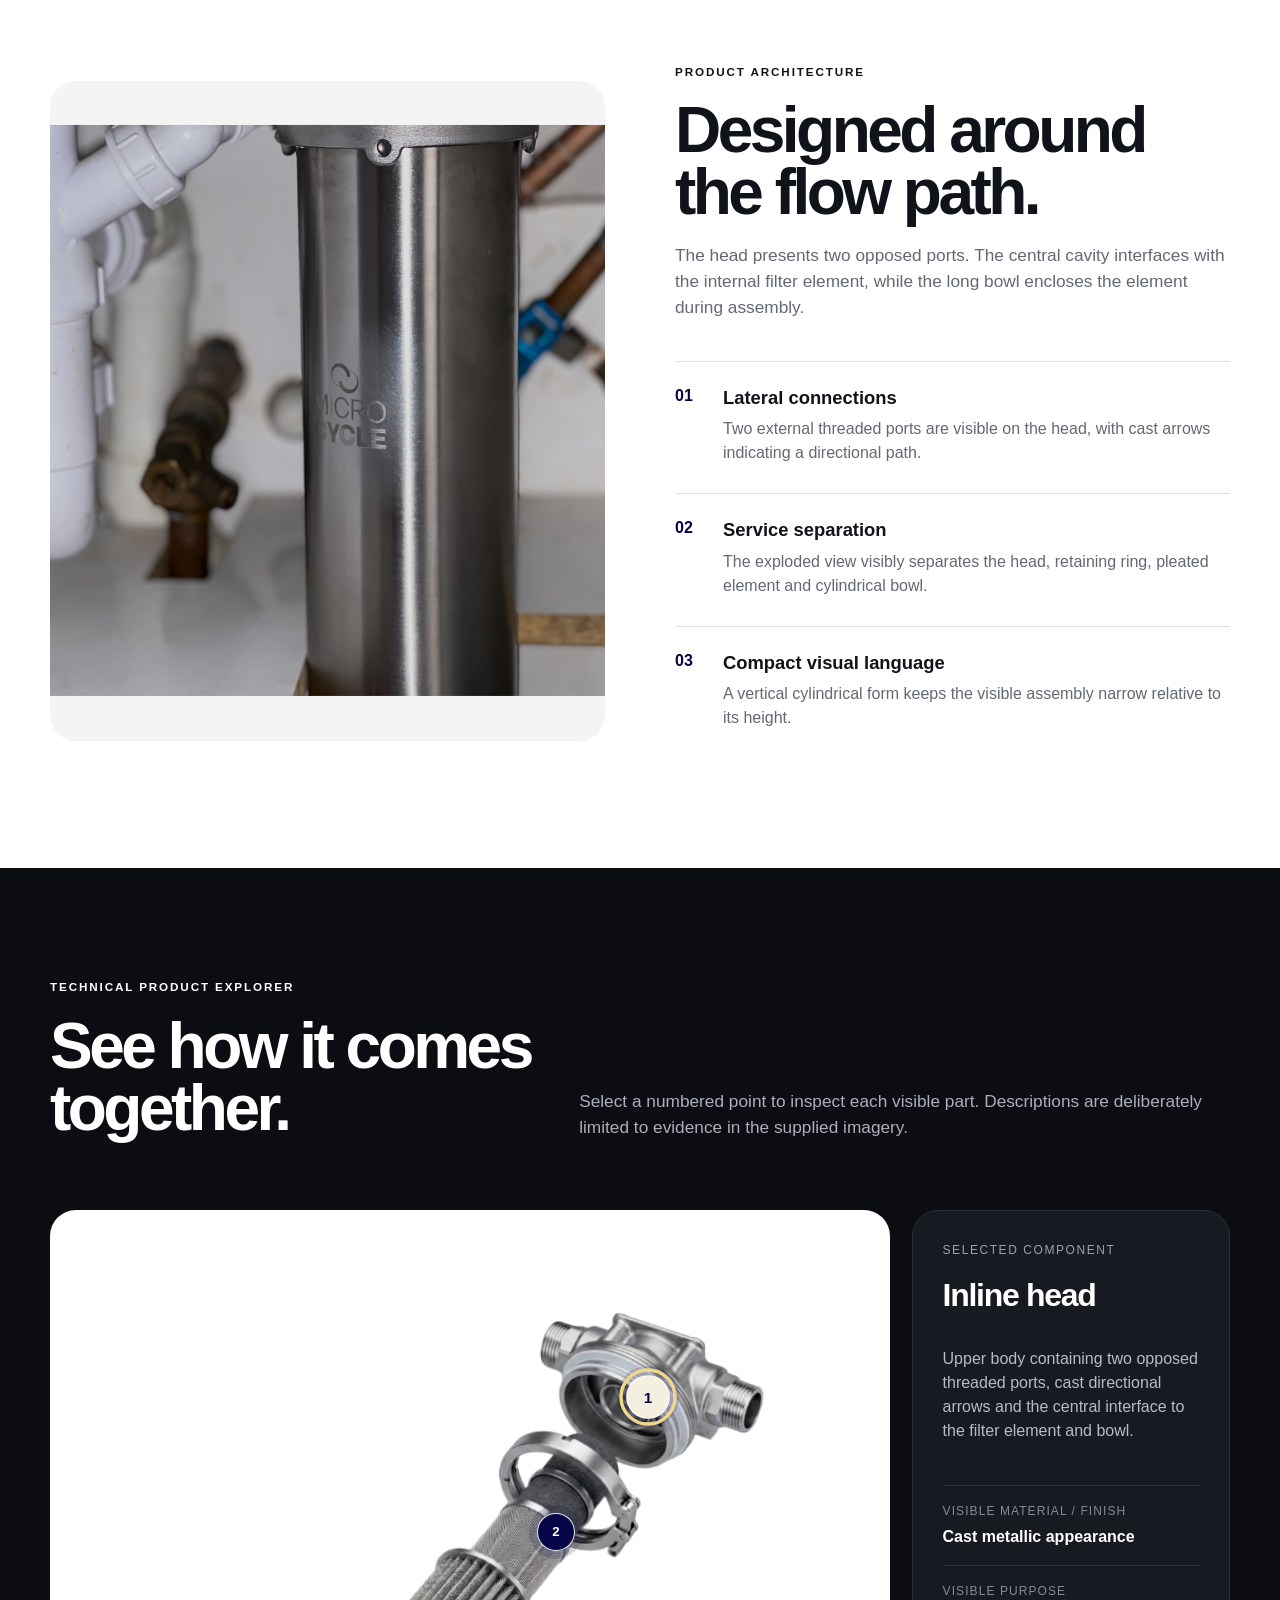
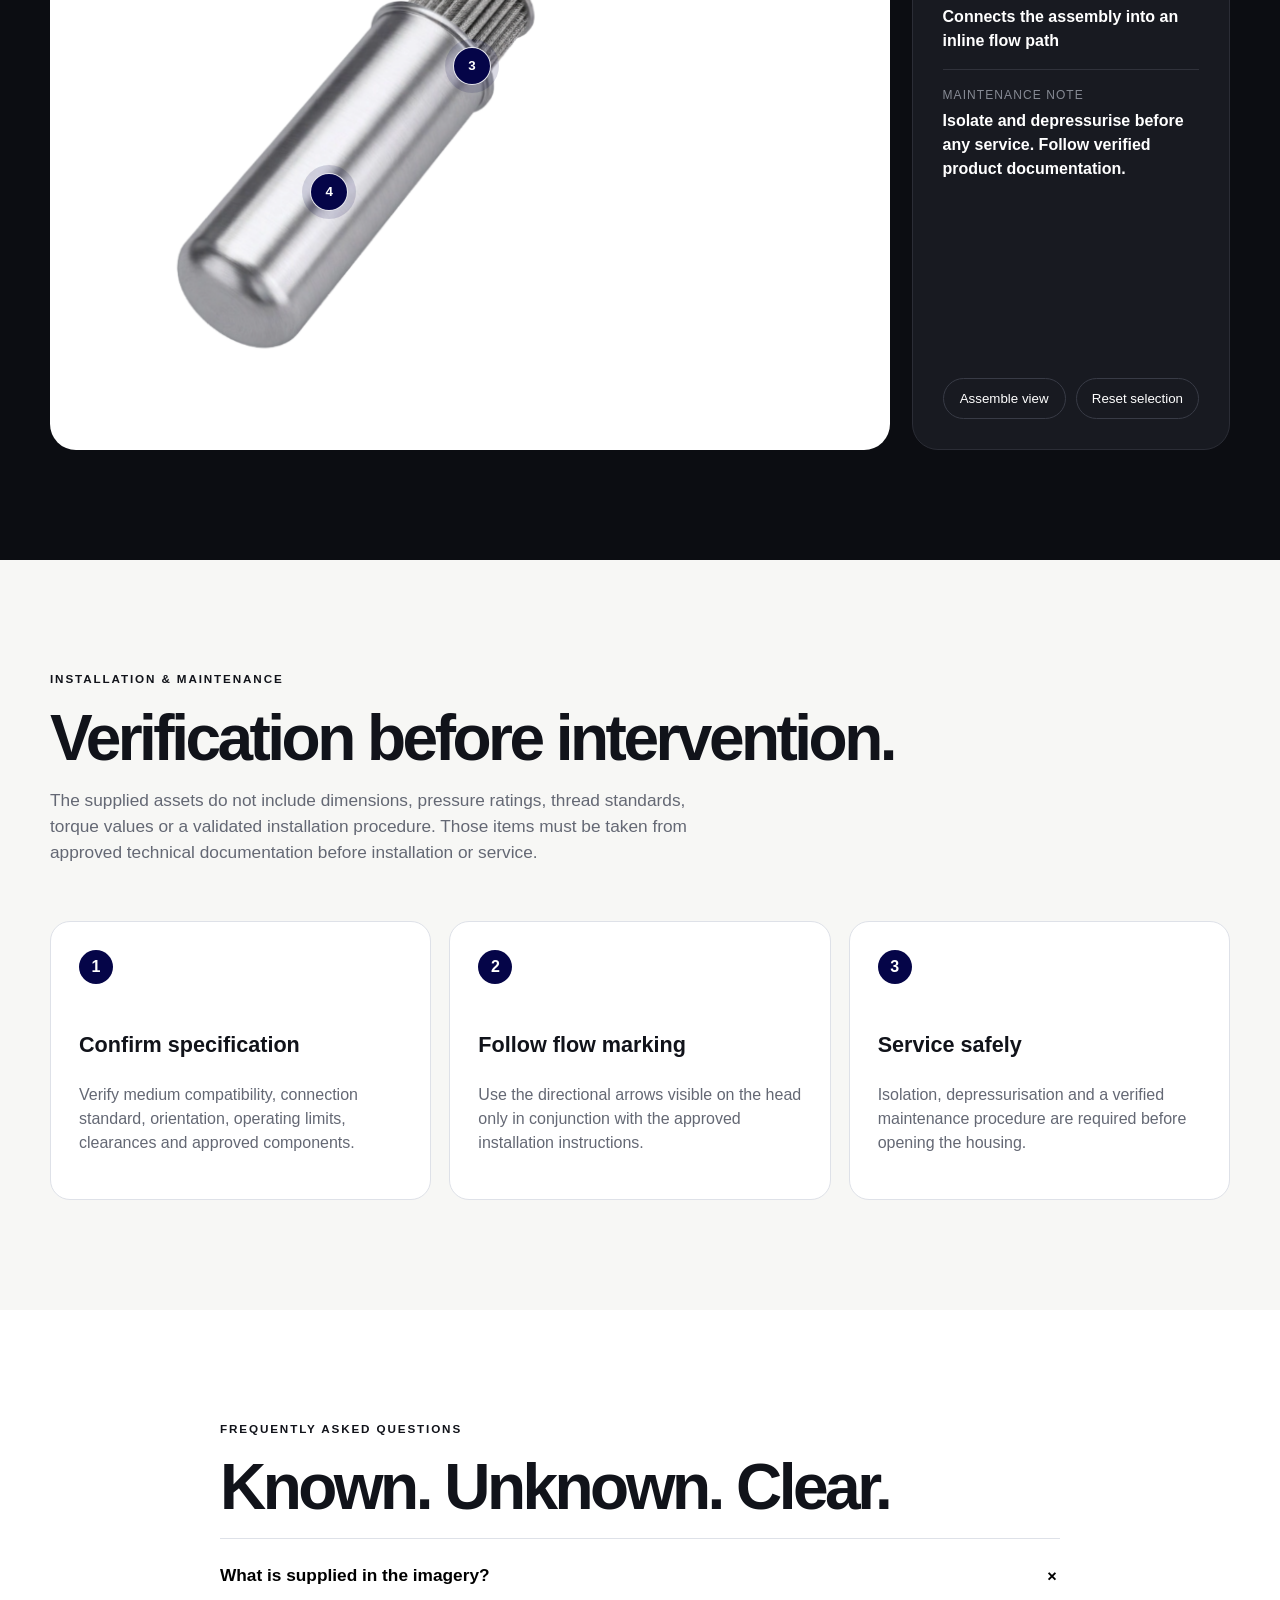
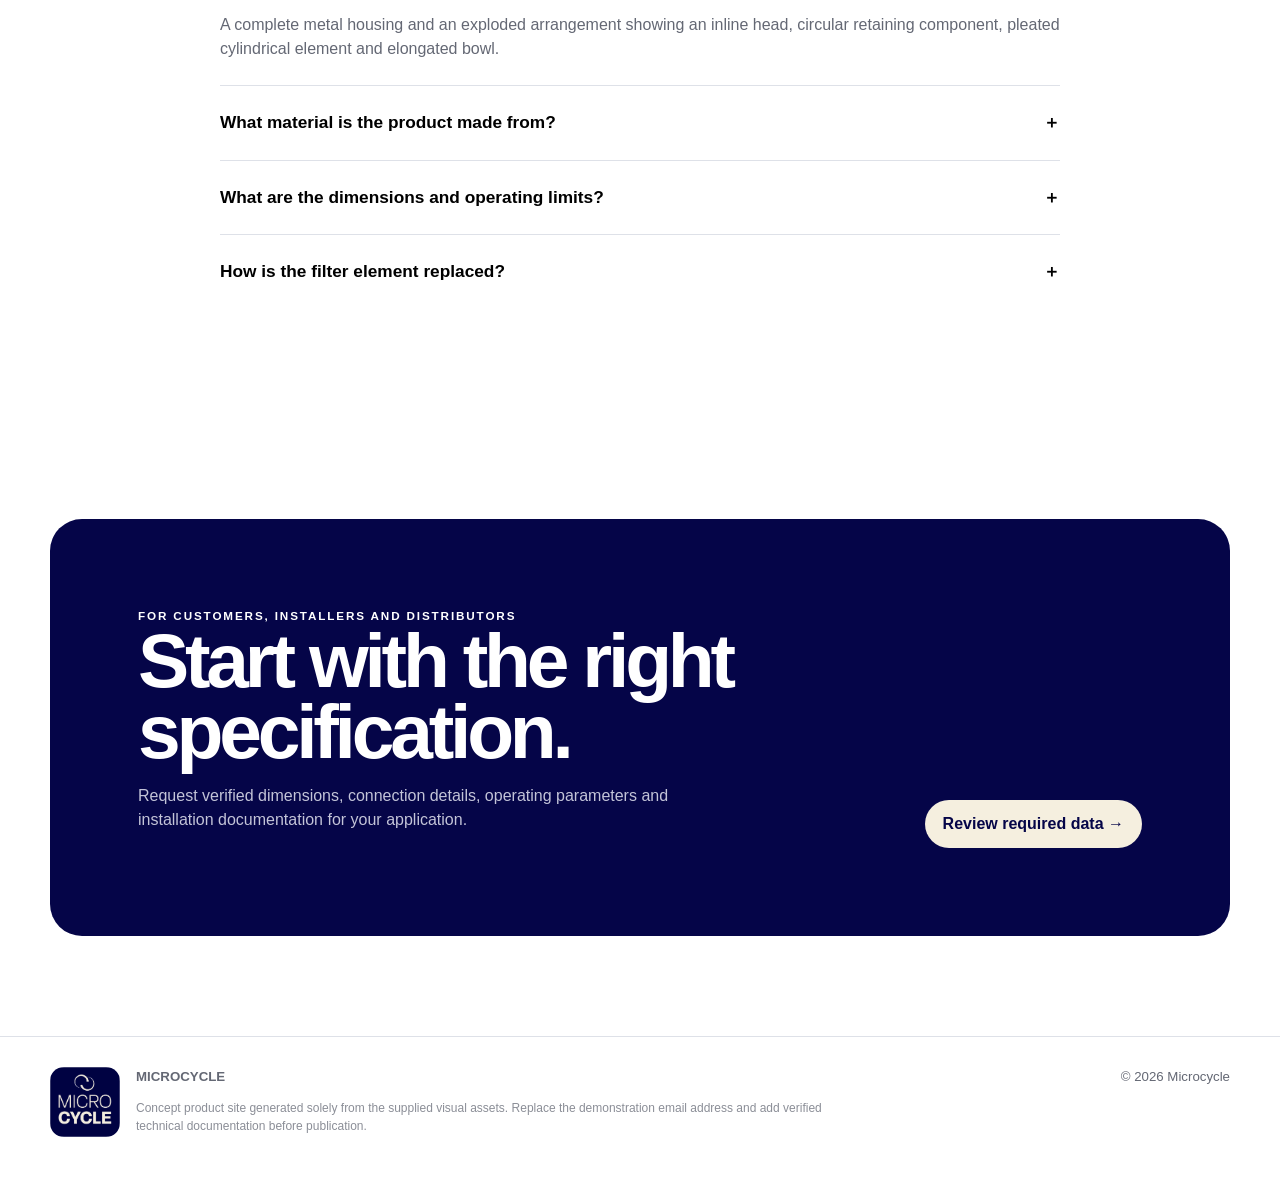
<file: index_with_logo.html>
<!doctype html>
<html lang="en">
<head>
<meta charset="utf-8">
<meta name="viewport" content="width=device-width,initial-scale=1,viewport-fit=cover">
<meta name="description" content="Microcycle product overview and interactive technical explorer.">
<title>Microcycle | Precision filtration, clearly engineered</title>
<style>
:root{--navy:#050548;--navy2:#09095f;--cream:#f5efdf;--ink:#11131a;--muted:#646874;--line:#dee1e8;--paper:#f7f7f5;--white:#fff;--focus:#efd889;--radius:26px;--shadow:0 24px 70px rgba(8,9,39,.14)}
*{box-sizing:border-box} html{scroll-behavior:smooth} body{margin:0;color:var(--ink);background:var(--white);font-family:Inter,ui-sans-serif,-apple-system,BlinkMacSystemFont,"Segoe UI",sans-serif;line-height:1.5} body.menu-open{overflow:hidden}
a{color:inherit} img{max-width:200%;display:block}.wrap{width:min(1180px,calc(100% - 40px));margin:auto}.eyebrow{font-size:.73rem;letter-spacing:.16em;text-transform:uppercase;font-weight:750}.section{padding:110px 0}.section-title{font-size:clamp(2.2rem,5vw,5.2rem);line-height:.97;letter-spacing:-.055em;margin:.3em 0}.section-copy{max-width:680px;color:var(--muted);font-size:1.08rem}.skip{position:fixed;left:12px;top:-60px;z-index:1000;background:#fff;padding:12px 16px;border-radius:10px}.skip:focus{top:12px}
header{height:74px;position:fixed;inset:0 0 auto;z-index:100;background:rgba(255,255,255,.78);backdrop-filter:blur(16px);border-bottom:1px solid rgba(0,0,0,.06)}nav{height:100%;display:flex;align-items:center;justify-content:space-between}.mark{display:flex;align-items:center;text-decoration:none;height:100%;flex-shrink:0}.header-logo{display:block;width:auto;height:48px;max-width:220px;object-fit:contain;object-position:left center}.navlinks{display:flex;align-items:center;gap:28px}.navlinks a{text-decoration:none;font-size:.9rem;font-weight:650}.nav-cta,.btn{border:0;cursor:pointer;border-radius:999px;padding:12px 18px;background:var(--navy);color:white;text-decoration:none;font-weight:750;display:inline-flex;align-items:center;justify-content:center;gap:8px}.menu{display:none;background:none;border:0;font-size:1.5rem}
.hero{min-height:100svh;padding-top:74px;display:grid;align-items:center;overflow:hidden;background:radial-gradient(circle at 73% 44%,#fff 0 14%,#f1f2f4 46%,#fff 72%)}.hero-grid{display:grid;grid-template-columns:.82fr 1.18fr;align-items:center;min-height:calc(100svh - 74px)}.hero h1{font-size:clamp(3.7rem,7.8vw,8rem);line-height:.86;letter-spacing:-.072em;margin:22px 0}.hero p{max-width:520px;color:var(--muted);font-size:1.15rem}.hero-actions{display:flex;gap:12px;margin-top:32px;flex-wrap:wrap}.btn.secondary{background:white;color:var(--ink);box-shadow:inset 0 0 0 1px var(--line)}.hero-visual{position:relative;height:min(79vh,820px);display:grid;place-items:center}.hero-visual img{width:min(800px,115%);mix-blend-mode:multiply;filter:drop-shadow(0 32px 25px rgba(8,9,35,.17));transform:translate(3%,3%);transition:transform .2s ease-out}.hero-note{position:absolute;right:0;bottom:9%;background:rgba(255,255,255,.82);backdrop-filter:blur(15px);padding:14px 18px;border:1px solid rgba(0,0,0,.07);border-radius:14px;font-size:.78rem;color:var(--muted)}
.intro{background:var(--navy);color:white}.intro .section-copy{color:#c4c5dc}.facts{display:grid;grid-template-columns:repeat(3,1fr);gap:1px;margin-top:66px;background:rgba(255,255,255,.16)}.fact{background:var(--navy);padding:30px}.fact strong{display:block;font-size:1.35rem}.fact span{display:block;color:#b9bad2;margin-top:8px;font-size:.93rem}
.product-grid{display:grid;grid-template-columns:1fr 1fr;gap:70px;align-items:center}.product-shot{background:#f4f4f4;border-radius:var(--radius);overflow:hidden;min-height:660px;display:grid;place-items:center}.product-shot img{width:106%;mix-blend-mode:multiply;transition:transform .5s}.product-shot:hover img{transform:scale(1.025)}.feature-list{margin-top:40px}.feature{padding:22px 0;border-top:1px solid var(--line);display:grid;grid-template-columns:34px 1fr;gap:14px}.feature b{font-size:1.15rem}.feature p{margin:6px 0;color:var(--muted)}.feature-num{color:var(--navy);font-weight:800}
.explorer{background:#0c0d12;color:white}.explorer-head{display:flex;justify-content:space-between;gap:30px;align-items:end}.explorer-head .section-copy{color:#acafba}.explorer-grid{display:grid;grid-template-columns:minmax(0,1.45fr) minmax(300px,.55fr);gap:22px;margin-top:52px}.stage{position:relative;min-height:710px;border-radius:var(--radius);overflow:hidden;background:white;display:grid;place-items:center}.stage img{width:100%;height:100%;object-fit:contain;transition:transform .6s cubic-bezier(.2,.8,.2,1),filter .35s;mix-blend-mode:multiply}.stage.exploded img{transform:scale(1.06) rotate(-1deg)}.hotspot{position:absolute;width:38px;height:38px;border-radius:50%;border:1px solid rgba(255,255,255,.9);background:var(--navy);color:#fff;font-weight:800;cursor:pointer;box-shadow:0 0 0 8px rgba(5,5,72,.15);transition:.2s}.hotspot:hover,.hotspot:focus-visible,.hotspot.active{transform:scale(1.15);background:var(--cream);color:var(--navy);outline:3px solid var(--focus);outline-offset:3px}.h1{left:69%;top:20%}.h2{left:58%;top:36%}.h3{left:48%;top:52%}.h4{left:31%;top:67%}.info{background:#181a21;border:1px solid #2b2d36;border-radius:var(--radius);padding:30px;display:flex;flex-direction:column}.info-label{color:#9da0aa;font-size:.75rem;letter-spacing:.13em;text-transform:uppercase}.info h3{font-size:2rem;letter-spacing:-.04em;margin:12px 0}.info p{color:#b9bbc4}.data{margin-top:26px}.data-row{padding:16px 0;border-top:1px solid #30323b}.data-row span{display:block;color:#868a94;font-size:.75rem;text-transform:uppercase;letter-spacing:.09em}.data-row b{display:block;margin-top:5px}.explore-controls{display:flex;gap:10px;margin-top:auto;padding-top:25px}.control{flex:1;padding:12px;border:1px solid #383b46;background:transparent;color:white;border-radius:99px;cursor:pointer}.control:hover,.control:focus-visible{background:white;color:#111}
.install{background:var(--paper)}.steps{display:grid;grid-template-columns:repeat(3,1fr);gap:18px;margin-top:55px}.step{background:white;border:1px solid var(--line);border-radius:20px;padding:28px;min-height:245px}.step-no{width:34px;height:34px;border-radius:50%;display:grid;place-items:center;background:var(--navy);color:white;font-weight:800}.step h3{font-size:1.35rem;margin-top:45px}.step p{color:var(--muted)}
.faqs{max-width:840px}.faq{border-top:1px solid var(--line)}.faq button{width:100%;border:0;background:none;padding:24px 0;display:flex;justify-content:space-between;text-align:left;font:inherit;font-weight:750;font-size:1.08rem;cursor:pointer}.answer{display:grid;grid-template-rows:0fr;transition:.3s}.answer>div{overflow:hidden;color:var(--muted)}.faq.open .answer{grid-template-rows:1fr}.faq.open .answer>div{padding-bottom:24px}.plus{transition:.2s}.faq.open .plus{transform:rotate(45deg)}
.cta{padding:100px 0}.cta-box{background:var(--navy);border-radius:32px;padding:clamp(38px,7vw,88px);color:white;display:grid;grid-template-columns:1fr auto;gap:40px;align-items:end}.cta h2{font-size:clamp(2.6rem,6vw,5.5rem);line-height:.93;letter-spacing:-.055em;margin:0}.cta p{color:#c3c4d8;max-width:600px}.cta .btn{background:var(--cream);color:var(--navy)}
footer{border-top:1px solid var(--line);padding:30px 0}.footer-row{display:flex;justify-content:space-between;gap:20px;color:var(--muted);font-size:.83rem}.disclosure{font-size:.75rem;color:#8b8e97;max-width:720px}
.reveal{opacity:0;transform:translateY(25px);transition:.7s}.reveal.in{opacity:1;transform:none}
@media(max-width:900px){.hero-grid,.product-grid,.explorer-grid{grid-template-columns:1fr}.hero-copy{padding-top:70px}.hero-visual{height:55vh}.hero-visual img{width:92%;transform:none}.hero-note{right:12px}.facts,.steps{grid-template-columns:1fr}.fact{padding-left:0}.explorer-head{display:block}.stage{min-height:570px}.cta-box{grid-template-columns:1fr}.navlinks{position:fixed;inset:74px 0 0;background:white;display:none;flex-direction:column;padding:45px;font-size:1.3rem}.menu{display:block}.menu-open .navlinks{display:flex}}
@media(max-width:600px){.header-logo{height:42px;max-width:170px}.wrap{width:min(100% - 24px,1180px)}.section{padding:78px 0}.hero h1{font-size:3.9rem}.hero-visual{height:48vh}.product-shot{min-height:470px}.stage{min-height:430px}.hotspot{width:34px;height:34px}.h1{left:72%;top:20%}.h2{left:59%;top:36%}.h3{left:47%;top:50%}.h4{left:28%;top:66%}.explore-controls{flex-direction:column}.footer-row{display:block}.cta{padding:60px 0}}
@media(prefers-reduced-motion:reduce){*{scroll-behavior:auto!important;transition:none!important;animation:none!important}.reveal{opacity:1;transform:none}}
</style>
</head>
<body>
<a class="skip" href="#main">Skip to content</a>
<header><nav class="wrap" aria-label="Primary navigation">
<a class="mark" href="#top" aria-label="Microcycle home"><img class="header-logo" src="full_size_logo.png" alt="Microcycle"></a>
<button class="menu" aria-label="Open menu" aria-expanded="false">☰</button>
<div class="navlinks"><a href="#product">Product</a><a href="#explorer">Explorer</a><a href="#installation">Installation</a><a href="#faq">FAQ</a><a class="nav-cta" href="#contact">Enquire</a></div>
</nav></header>
<main id="main">
<section class="hero" id="top"><div class="wrap hero-grid">
<div class="hero-copy reveal"><div class="eyebrow">Microcycle filtration housing</div><h1>Built clean.<br>Shown clearly.</h1><p>A compact metal filter assembly with an inline head, removable cylindrical bowl and internal pleated element. Explore the visible architecture before discussing specification.</p><div class="hero-actions"><a class="btn" href="#explorer">Explore the assembly ↓</a><a class="btn secondary" href="#product">View product</a></div></div>
<div class="hero-visual"><img src="brand view zoom.png" alt="Front view of the assembled Microcycle cylindrical metal filter housing with two inline threaded connections." decoding="async"><div class="hero-note">Product image supplied by Microcycle</div></div>
</div></section>
<section class="section intro"><div class="wrap reveal"><div class="eyebrow">Product reading</div><h2 class="section-title">A direct, serviceable architecture.</h2><p class="section-copy">The supplied imagery shows a two-part housing: a lateral-flow head secured above an elongated cylindrical bowl, with a removable pleated filter element seated internally. The design language is industrial and restrained, led by metallic finishes, cylindrical geometry and visible threaded interfaces.</p><div class="facts"><div class="fact"><strong>Inline head</strong><span>Opposed threaded connections and cast directional arrows are visible.</span></div><div class="fact"><strong>Removable element</strong><span>The exploded image shows a pleated cylindrical filter element and retaining ring.</span></div><div class="fact"><strong>Metal enclosure</strong><span>Brushed and cast metallic surfaces are visible. Exact alloy and grade are not provided.</span></div></div></div></section>
<section class="section" id="product"><div class="wrap product-grid"><div class="product-shot reveal"><img src="brand view.png" alt="Complete Microcycle filter housing in a brushed metallic finish." loading="lazy"></div><div class="reveal"><div class="eyebrow">Product architecture</div><h2 class="section-title">Designed around the flow path.</h2><p class="section-copy">The head presents two opposed ports. The central cavity interfaces with the internal filter element, while the long bowl encloses the element during assembly.</p><div class="feature-list"><div class="feature"><span class="feature-num">01</span><div><b>Lateral connections</b><p>Two external threaded ports are visible on the head, with cast arrows indicating a directional path.</p></div></div><div class="feature"><span class="feature-num">02</span><div><b>Service separation</b><p>The exploded view visibly separates the head, retaining ring, pleated element and cylindrical bowl.</p></div></div><div class="feature"><span class="feature-num">03</span><div><b>Compact visual language</b><p>A vertical cylindrical form keeps the visible assembly narrow relative to its height.</p></div></div></div></div></div></section>
<section class="section explorer" id="explorer"><div class="wrap"><div class="explorer-head reveal"><div><div class="eyebrow">Technical product explorer</div><h2 class="section-title">See how it comes together.</h2></div><p class="section-copy">Select a numbered point to inspect each visible part. Descriptions are deliberately limited to evidence in the supplied imagery.</p></div><div class="explorer-grid reveal"><div class="stage exploded" id="stage"><img src="exploded view.png" alt="Exploded view showing the filter head, circular retaining component, pleated element and cylindrical bowl separated along a diagonal axis." loading="lazy"><button class="hotspot h1 active" data-part="head" aria-label="Select filter head">1</button><button class="hotspot h2" data-part="ring" aria-label="Select retaining ring">2</button><button class="hotspot h3" data-part="element" aria-label="Select pleated filter element">3</button><button class="hotspot h4" data-part="bowl" aria-label="Select cylindrical bowl">4</button></div><aside class="info" aria-live="polite"><span class="info-label">Selected component</span><h3 id="partTitle">Inline head</h3><p id="partDesc">Upper body containing two opposed threaded ports, cast directional arrows and the central interface to the filter element and bowl.</p><div class="data"><div class="data-row"><span>Visible material / finish</span><b id="partMaterial">Cast metallic appearance</b></div><div class="data-row"><span>Visible purpose</span><b id="partPurpose">Connects the assembly into an inline flow path</b></div><div class="data-row"><span>Maintenance note</span><b id="partMaintenance">Isolate and depressurise before any service. Follow verified product documentation.</b></div></div><div class="explore-controls"><button class="control" id="toggleView">Assemble view</button><button class="control" id="resetView">Reset selection</button></div></aside></div></div></section>
<section class="section install" id="installation"><div class="wrap reveal"><div class="eyebrow">Installation & maintenance</div><h2 class="section-title">Verification before intervention.</h2><p class="section-copy">The supplied assets do not include dimensions, pressure ratings, thread standards, torque values or a validated installation procedure. Those items must be taken from approved technical documentation before installation or service.</p><div class="steps"><article class="step"><span class="step-no">1</span><h3>Confirm specification</h3><p>Verify medium compatibility, connection standard, orientation, operating limits, clearances and approved components.</p></article><article class="step"><span class="step-no">2</span><h3>Follow flow marking</h3><p>Use the directional arrows visible on the head only in conjunction with the approved installation instructions.</p></article><article class="step"><span class="step-no">3</span><h3>Service safely</h3><p>Isolation, depressurisation and a verified maintenance procedure are required before opening the housing.</p></article></div></div></section>
<section class="section" id="faq"><div class="wrap faqs reveal"><div class="eyebrow">Frequently asked questions</div><h2 class="section-title">Known. Unknown. Clear.</h2><div class="faq open"><button aria-expanded="true">What is supplied in the imagery?<span class="plus">＋</span></button><div class="answer"><div>A complete metal housing and an exploded arrangement showing an inline head, circular retaining component, pleated cylindrical element and elongated bowl.</div></div></div><div class="faq"><button aria-expanded="false">What material is the product made from?<span class="plus">＋</span></button><div class="answer"><div>The surfaces have a metallic, partly brushed appearance. No alloy, grade, coating or certification is stated in the supplied assets, so the exact material cannot be claimed here.</div></div></div><div class="faq"><button aria-expanded="false">What are the dimensions and operating limits?<span class="plus">＋</span></button><div class="answer"><div>Dimensions, flow rate, filtration rating, pressure and temperature limits are not present in the supplied assets. These require a verified technical data sheet.</div></div></div><div class="faq"><button aria-expanded="false">How is the filter element replaced?<span class="plus">＋</span></button><div class="answer"><div>The exploded image indicates that the element is removable, but it does not establish a safe service procedure. Use approved instructions, isolate the system and fully depressurise before service.</div></div></div></div></section>
<section class="cta" id="contact"><div class="wrap"><div class="cta-box reveal"><div><div class="eyebrow">For customers, installers and distributors</div><h2>Start with the right specification.</h2><p>Request verified dimensions, connection details, operating parameters and installation documentation for your application.</p></div><a class="btn" href="#faq">Review required data →</a></div></div></section>
</main>
<footer><div class="wrap footer-row"><div style="display:grid;grid-template-columns:70px 1fr;gap:16px;align-items:start"><img src="full_size_logo.png" alt="Microcycle logo" style="width:70px;height:70px;object-fit:cover;border-radius:14px"><div><b>MICROCYCLE</b><p class="disclosure">Concept product site generated solely from the supplied visual assets. Replace the demonstration email address and add verified technical documentation before publication.</p></div></div><div>© <span id="year"></span> Microcycle</div></div></footer>
<script>
const parts={head:{title:'Inline head',desc:'Upper body containing two opposed threaded ports, cast directional arrows and the central interface to the filter element and bowl.',material:'Cast metallic appearance',purpose:'Connects the assembly into an inline flow path',maintenance:'Isolate and depressurise before any service. Follow verified product documentation.'},ring:{title:'Retaining component',desc:'Circular metal component positioned between the head and pleated element in the exploded arrangement.',material:'Machined metallic appearance',purpose:'Appears to locate or retain the internal assembly',maintenance:'Exact removal method and torque are not supplied; use approved instructions.'},element:{title:'Pleated filter element',desc:'Cylindrical internal element with repeated longitudinal pleats and a dark end section.',material:'Pleated metallic-looking media; exact composition not supplied',purpose:'Provides the visible filtration interface inside the housing',maintenance:'Replacement interval, rating and cleaning suitability are not supplied.'},bowl:{title:'Cylindrical bowl',desc:'Elongated lower enclosure with a closed rounded end and a small threaded connection visible at the base.',material:'Smooth metallic appearance',purpose:'Encloses the filter element when assembled',maintenance:'Do not open a pressurised housing; verify the approved service process first.'}};
const title=document.querySelector('#partTitle'),desc=document.querySelector('#partDesc'),mat=document.querySelector('#partMaterial'),purpose=document.querySelector('#partPurpose'),maint=document.querySelector('#partMaintenance');
function choose(key){const p=parts[key];title.textContent=p.title;desc.textContent=p.desc;mat.textContent=p.material;purpose.textContent=p.purpose;maint.textContent=p.maintenance;document.querySelectorAll('.hotspot').forEach(b=>b.classList.toggle('active',b.dataset.part===key));}
document.querySelectorAll('.hotspot').forEach(b=>b.addEventListener('click',()=>choose(b.dataset.part)));
const stage=document.querySelector('#stage'),toggle=document.querySelector('#toggleView');toggle.addEventListener('click',()=>{stage.classList.toggle('exploded');toggle.textContent=stage.classList.contains('exploded')?'Assemble view':'Explode view'});document.querySelector('#resetView').addEventListener('click',()=>{stage.classList.add('exploded');toggle.textContent='Assemble view';choose('head')});
document.querySelectorAll('.faq button').forEach(btn=>btn.addEventListener('click',()=>{const f=btn.parentElement,open=f.classList.toggle('open');btn.setAttribute('aria-expanded',open)}));
const menu=document.querySelector('.menu');menu.addEventListener('click',()=>{document.body.classList.toggle('menu-open');const o=document.body.classList.contains('menu-open');menu.setAttribute('aria-expanded',o);menu.textContent=o?'×':'☰'});document.querySelectorAll('.navlinks a').forEach(a=>a.addEventListener('click',()=>{document.body.classList.remove('menu-open');menu.setAttribute('aria-expanded','false');menu.textContent='☰'}));
const io=new IntersectionObserver(es=>es.forEach(e=>{if(e.isIntersecting)e.target.classList.add('in')}),{threshold:.12});document.querySelectorAll('.reveal').forEach(e=>io.observe(e));
const heroImg=document.querySelector('.hero-visual img');if(!matchMedia('(prefers-reduced-motion: reduce)').matches)window.addEventListener('mousemove',e=>{if(innerWidth>900){const x=(e.clientX/innerWidth-.5)*10,y=(e.clientY/innerHeight-.5)*8;heroImg.style.transform=`translate(${3+x/10}%,${3+y/10}%) rotateY(${x/3}deg) rotateX(${-y/3}deg)`}});
document.querySelector('#year').textContent=new Date().getFullYear();
</script>
</body></html>
</file>
